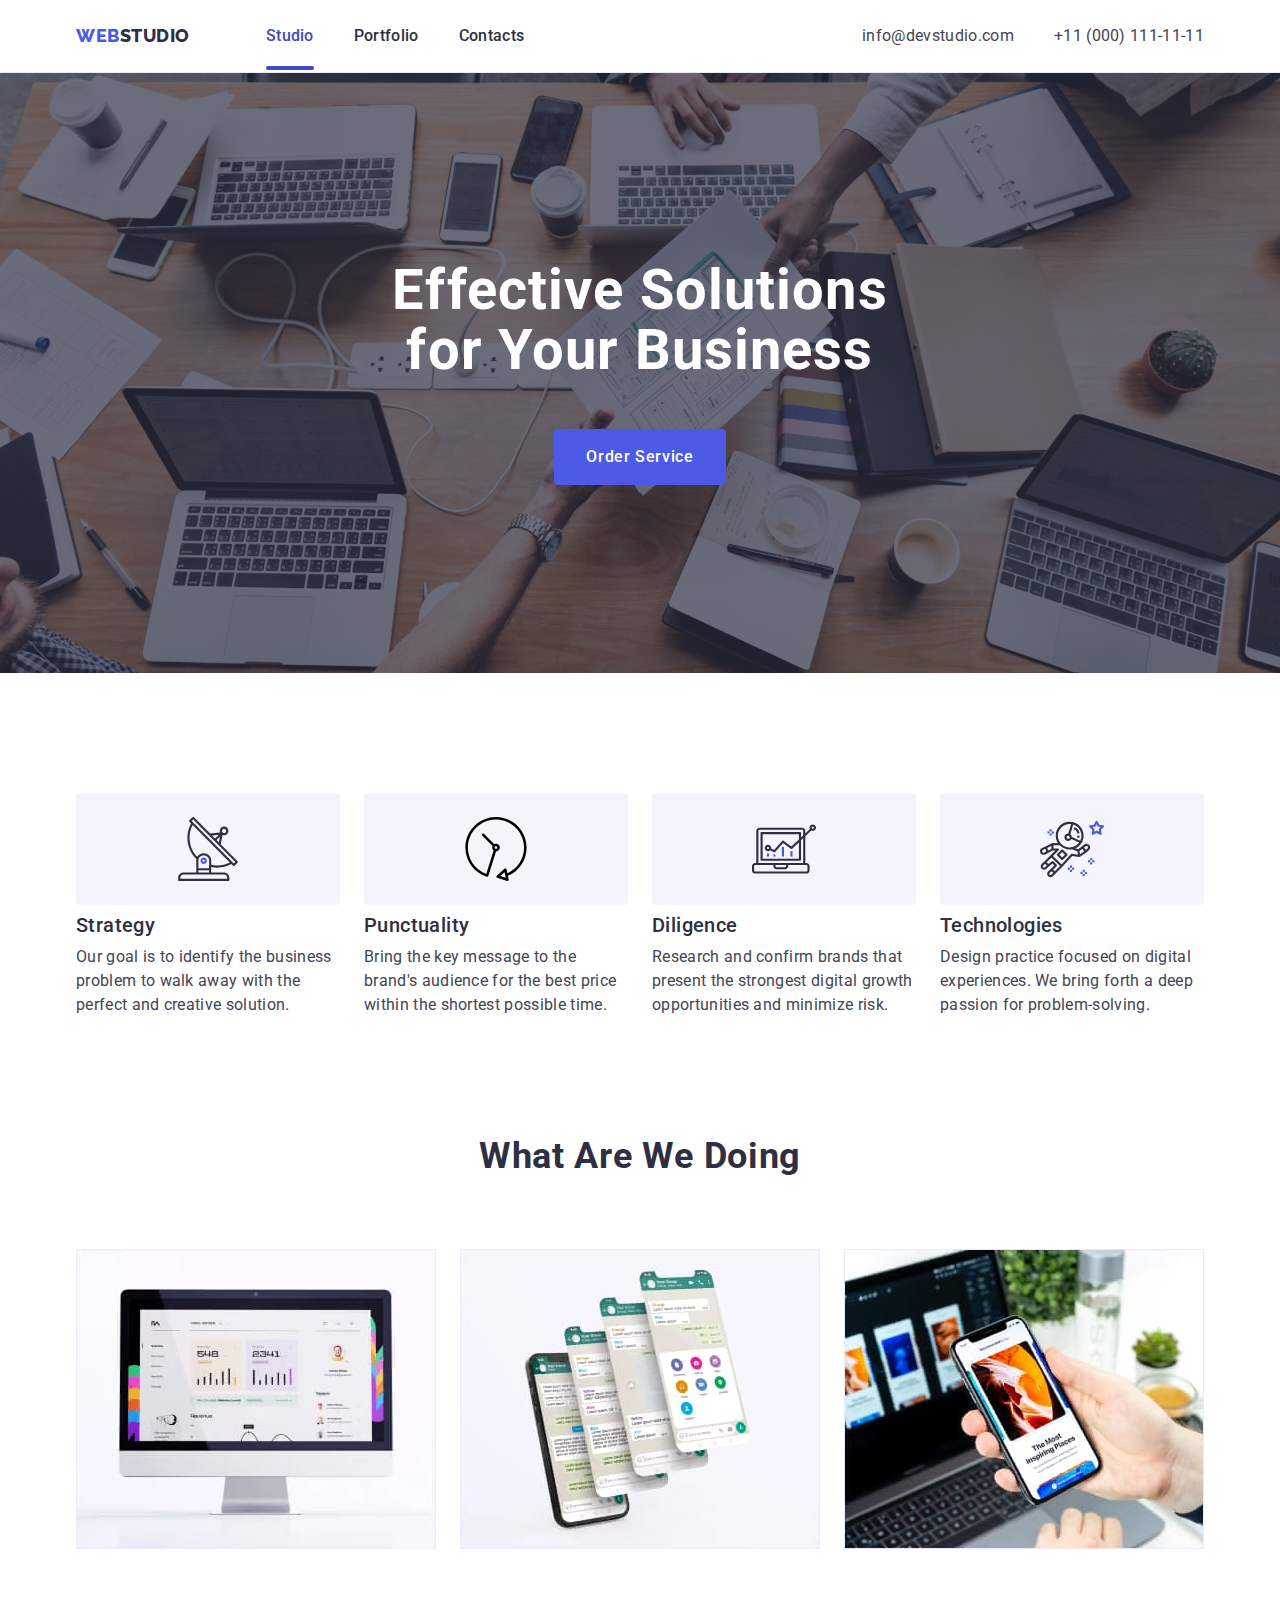
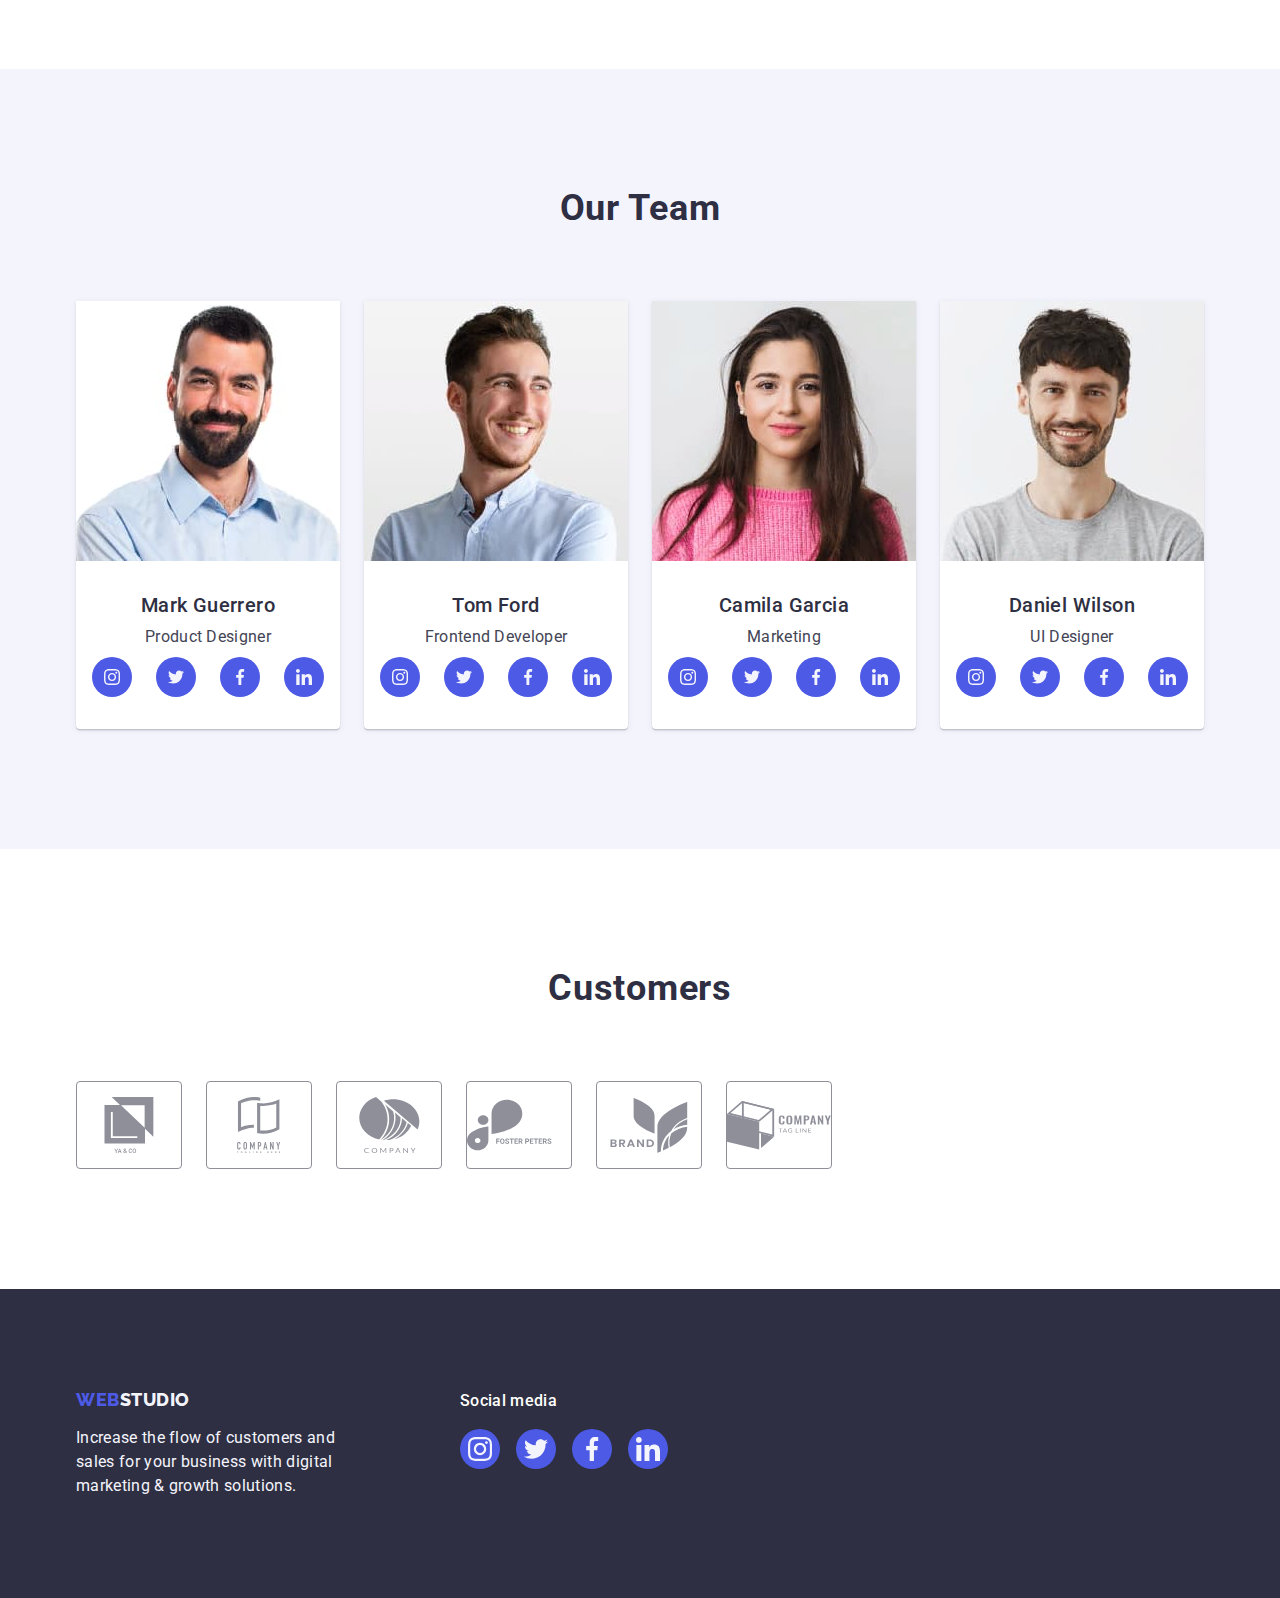
<file: index.html>
<!DOCTYPE html>
<html lang="en">
  <head>
    <meta charset="UTF-8" />
    <meta http-equiv="X-UA-Compatible" content="IE=edge" />
    <meta name="viewport" content="width=device-width, initial-scale=1.0" />

    <title>Studio</title>
    <link
      rel="stylesheet"
      href="https://cdnjs.cloudflare.com/ajax/libs/modern-normalize/1.1.0/modern-normalize.min.css"
    />
    <link rel="preconnect" href="https://fonts.googleapis.com" />
    <link rel="preconnect" href="https://fonts.gstatic.com" crossorigin />
    <link
      href="https://fonts.googleapis.com/css2?family=Raleway:wght@800&family=Roboto:wght@400;500;700&display=swap"
      rel="stylesheet"
    />
    <link rel="stylesheet" href="./css/styles.css" />
  </head>
  <body>
    <header class="main-header">
      <div class="container header-container">
        <nav class="navigation">
          <a class="logotype link" href="./index.html">
            Web<span class="logo-second">Studio</span>
          </a>
          <ul class="menu list">
            <li class="menu-item">
              <a class="menu-link menu-link-hover-st link" href="./index.html">Studio</a>
            </li>
            <li class="menu-item">
              <a class="menu-link link" href="./portfolio.html">Portfolio</a>
            </li>
            <li class="menu-item">
              <a class="menu-link link" href="">Contacts</a>
            </li>
          </ul>
        </nav>
        <address class="menu-contacts">
          <ul class="contact-list list">
            <li>
              <a
                class="menu-contacts-item link"
                href="mailto:info@devstudio.com"
                >info@devstudio.com</a
              >
            </li>
            <li>
              <a class="menu-contacts-item link" href="tel:+110001111111"
                >+11 (000) 111-11-11</a
              >
            </li>
          </ul>
        </address>
      </div>
    </header>
    <main>
      <section class="hero">
        <div class="container">
          <h1 class="hero-title">Effective Solutions for Your Business</h1>
          <button class="order-button" type="button" data-modal-open>Order Service</button>
        </div>
      </section>
      <section class="advantages">
        <div class="container">
          <h2 class="section-title" hidden>Our Advantages</h2>
          <ul class="list adv-list">
            <li class="adv-item">
              <div class="adv-item-icon-bg">
                <svg
                  class="adv-item-icon"
                  aria-label="Antenna Icon"
                  width="64"
                  height="64"
                >
                  <use href="./images/icons.svg#icon-antenna"></use>
                </svg>
              </div>
              <h3 class="item-title">Strategy</h3>
              <p class="description">
                Our goal is to identify the business problem to walk away with
                the perfect and creative solution.
              </p>
            </li>
            <li class="adv-item">
              <div class="adv-item-icon-bg">
                <svg
                  class="adv-item-icon"
                  aria-label="Antenna Icon"
                  width="64"
                  height="64"
                >
                  <use href="./images/icons.svg#icon-vector"></use>
                </svg>
              </div>
              <h3 class="item-title">Punctuality</h3>
              <p class="description">
                Bring the key message to the brand's audience for the best price
                within the shortest possible time.
              </p>
            </li>
            <li class="adv-item">
              <div class="adv-item-icon-bg">
                <svg
                  class="adv-item-icon"
                  aria-label="Antenna Icon"
                  width="64"
                  height="64"
                >
                  <use href="./images/icons.svg#icon-diagram"></use>
                </svg>
              </div>
              <h3 class="item-title">Diligence</h3>
              <p class="description">
                Research and confirm brands that present the strongest digital
                growth opportunities and minimize risk.
              </p>
            </li>
            <li class="adv-item">
              <div class="adv-item-icon-bg">
                <svg
                  class="adv-item-icon"
                  aria-label="Antenna Icon"
                  width="64"
                  height="64"
                >
                  <use href="./images/icons.svg#icon-astronaut"></use>
                </svg>
              </div>
              <h3 class="item-title">Technologies</h3>
              <p class="description">
                Design practice focused on digital experiences. We bring forth a
                deep passion for problem-solving.
              </p>
            </li>
          </ul>
        </div>
      </section>
      <section class="projects">
        <div class="container">
          <h2 class="section-title project-title">What are we doing</h2>
          <ul class="project-list list">
            <li class="project-item">
              <img
                src="./images/galery/monitor.jpg"
                alt="monitor"
                width="360"
                height="300"
              />
            </li>
            <li class="project-item">
              <img
                src="./images/galery/smartphons.jpg"
                alt="smartphons"
                width="360"
                height="300"
              />
            </li>
            <li class="project-item">
              <img
                src="./images/galery/laptop.jpg"
                alt="laptop"
                width="360"
                height="300"
              />
            </li>
          </ul>
        </div>
      </section>
      <section class="our-team">
        <div class="container">
          <h2 class="section-title">Our Team</h2>
          <ul class="team-list list">
            <li class="our-team-item">
              <img
                class="team-list-item"
                src="./images/team/mark-guerrero.jpg"
                alt="Mark Guerrero"
                width="264"
                height="260"
              />
              <div class="name-prof">
                <h3 class="item-title name">Mark Guerrero</h3>
                <p class="description profession">Product Designer</p>

                <ul class="social-list list">
                  <li class="social-list-item">
                    <a href="" class="social-list-link">
                      <svg
                        class="social-list-icon"
                        aria-label="Instagram Icon"
                        width="16"
                        height="16"
                      >
                        <use href="./images/icons.svg#icon-instagram"></use>
                      </svg>
                    </a>
                  </li>
                  <li class="social-list-item">
                    <a href="" class="social-list-link">
                      <svg
                        class="social-list-icon"
                        aria-label="Twitter Icon"
                        width="16"
                        height="16"
                      >
                        <use href="./images/icons.svg#icon-twitter"></use>
                      </svg>
                    </a>
                  </li>
                  <li class="social-list-item">
                    <a href="" class="social-list-link">
                      <svg
                        class="social-list-icon"
                        aria-label="Facebook Icon"
                        width="16"
                        height="16"
                      >
                        <use href="./images/icons.svg#icon-facebook"></use>
                      </svg>
                    </a>
                  </li>
                  <li class="social-list-item">
                    <a href="" class="social-list-link">
                      <svg
                        class="social-list-icon"
                        aria-label="Linkedin Icon"
                        width="16"
                        height="16"
                      >
                        <use href="./images/icons.svg#icon-linkedin"></use>
                      </svg>
                    </a>
                  </li>
                </ul>
              </div>
            </li>
            <li class="our-team-item">
              <img
                src="./images/team/tom-ford.jpg"
                alt="Tom Ford"
                width="264"
                height="260"
              />
              <div class="name-prof">
                <h3 class="item-title name">Tom Ford</h3>
                <p class="description profession">Frontend Developer</p>

                <ul class="social-list list">
                  <li class="social-list-item">
                    <a href="" class="social-list-link">
                      <svg
                        class="social-list-icon"
                        aria-label="Instagram Icon"
                        width="16"
                        height="16"
                      >
                        <use href="./images/icons.svg#icon-instagram"></use>
                      </svg>
                    </a>
                  </li>
                  <li class="social-list-item">
                    <a href="" class="social-list-link">
                      <svg
                        class="social-list-icon"
                        aria-label="Twitter Icon"
                        width="16"
                        height="16"
                      >
                        <use href="./images/icons.svg#icon-twitter"></use>
                      </svg>
                    </a>
                  </li>
                  <li class="social-list-item">
                    <a href="" class="social-list-link">
                      <svg
                        class="social-list-icon"
                        aria-label="Facebook Icon"
                        width="16"
                        height="16"
                      >
                        <use href="./images/icons.svg#icon-facebook"></use>
                      </svg>
                    </a>
                  </li>
                  <li class="social-list-item">
                    <a href="" class="social-list-link">
                      <svg
                        class="social-list-icon"
                        aria-label="Linkedin Icon"
                        width="16"
                        height="16"
                      >
                        <use href="./images/icons.svg#icon-linkedin"></use>
                      </svg>
                    </a>
                  </li>
                </ul>
              </div>
            </li>
            <li class="our-team-item">
              <img
                src="./images/team/camila-garcia.jpg"
                alt="Camila Garcia"
                width="264"
                height="260"
              />
              <div class="name-prof">
                <h3 class="item-title name">Camila Garcia</h3>
                <p class="description profession">Marketing</p>

                <ul class="social-list list">
                  <li class="social-list-item">
                    <a href="" class="social-list-link">
                      <svg
                        class="social-list-icon"
                        aria-label="Instagram Icon"
                        width="16"
                        height="16"
                      >
                        <use href="./images/icons.svg#icon-instagram"></use>
                      </svg>
                    </a>
                  </li>
                  <li class="social-list-item">
                    <a href="" class="social-list-link">
                      <svg
                        class="social-list-icon"
                        aria-label="Twitter Icon"
                        width="16"
                        height="16"
                      >
                        <use href="./images/icons.svg#icon-twitter"></use>
                      </svg>
                    </a>
                  </li>
                  <li class="social-list-item">
                    <a href="" class="social-list-link">
                      <svg
                        class="social-list-icon"
                        aria-label="Facebook Icon"
                        width="16"
                        height="16"
                      >
                        <use href="./images/icons.svg#icon-facebook"></use>
                      </svg>
                    </a>
                  </li>
                  <li class="social-list-item">
                    <a href="" class="social-list-link">
                      <svg
                        class="social-list-icon"
                        aria-label="Linkedin Icon"
                        width="16"
                        height="16"
                      >
                        <use href="./images/icons.svg#icon-linkedin"></use>
                      </svg>
                    </a>
                  </li>
                </ul>
              </div>
            </li>
            <li class="our-team-item">
              <img
                src="./images/team/daniel-wilson.jpg"
                alt="Daniel Wilson"
                width="264"
                height="260"
              />
              <div class="name-prof">
                <h3 class="item-title name">Daniel Wilson</h3>
                <p class="description profession">UI Designer</p>

                <ul class="social-list list">
                  <li class="social-list-item">
                    <a href="" class="social-list-link">
                      <svg
                        class="social-list-icon"
                        aria-label="Instagram Icon"
                        width="16"
                        height="16"
                      >
                        <use href="./images/icons.svg#icon-instagram"></use>
                      </svg>
                    </a>
                  </li>
                  <li class="social-list-item">
                    <a href="" class="social-list-link">
                      <svg
                        class="social-list-icon"
                        aria-label="Twitter Icon"
                        width="16"
                        height="16"
                      >
                        <use href="./images/icons.svg#icon-twitter"></use>
                      </svg>
                    </a>
                  </li>
                  <li class="social-list-item">
                    <a href="" class="social-list-link">
                      <svg
                        class="social-list-icon"
                        aria-label="Facebook Icon"
                        width="16"
                        height="16"
                      >
                        <use href="./images/icons.svg#icon-facebook"></use>
                      </svg>
                    </a>
                  </li>
                  <li class="social-list-item">
                    <a href="" class="social-list-link">
                      <svg
                        class="social-list-icon"
                        aria-label="Linkedin Icon"
                        width="16"
                        height="16"
                      >
                        <use href="./images/icons.svg#icon-linkedin"></use>
                      </svg>
                    </a>
                  </li>
                </ul>
              </div>
            </li>
          </ul>
        </div>
      </section>
      <section class="customer-section">
        <div class="container customer-container">
          <h2 class="section-title customer-title">Customers</h2>
          <ul class="customer-list list">
            <li class="customer-list-item">
              <a href="" class="customer-list-link link">
                <svg
                  class="customer-list-icon"
                  aria-label=""
                  width="104"
                  height="56"
                >
                  <use href="./images/icons.svg#icon-group-1"></use>
                </svg>
              </a>
            </li>
            <li class="customer-list-item">
              <a href="" class="customer-list-link link">
                <svg
                  class="customer-list-icon"
                  aria-label=""
                  width="104"
                  height="56"
                >
                  <use href="./images/icons.svg#icon-group-2"></use>
                </svg>
              </a>
            </li>
            <li class="customer-list-item">
              <a href="" class="customer-list-link link">
                <svg
                  class="customer-list-icon"
                  aria-label=""
                  width="104"
                  height="56"
                >
                  <use href="./images/icons.svg#icon-group-3"></use>
                </svg>
              </a>
            </li>
            <li class="customer-list-item">
              <a href="" class="customer-list-link link">
                <svg
                  class="customer-list-icon"
                  aria-label=""
                  width="104"
                  height="56"
                >
                  <use href="./images/icons.svg#icon-group-4"></use>
                </svg>
              </a>
            </li>
            <li class="customer-list-item">
              <a href="" class="customer-list-link link">
                <svg
                  class="customer-list-icon"
                  aria-label=""
                  width="104"
                  height="56"
                >
                  <use href="./images/icons.svg#icon-group-5"></use>
                </svg>
              </a>
            </li>
            <li class="customer-list-item">
              <a href="" class="customer-list-link link">
                <svg
                  class="customer-list-icon"
                  aria-label=""
                  width="104"
                  height="56"
                >
                  <use href="./images/icons.svg#icon-group-6"></use>
                </svg>
              </a>
            </li>
          </ul>
        </div>
      </section>
    </main>
    <footer class="underside">
      <div class="container underside-container">
        <div class="advertising-slogan">
          <a class="logotype link lower-logo" href="./index.html"
            >Web<span class="logo-second-underside">Studio</span>
          </a>
          <p class="underside-desc">
            Increase the flow of customers and sales for your business with
            digital marketing & growth solutions.
          </p>
        </div>
        <div class="social-media">
          <p class="sm-title">Social media</p>
          <ul class="social-list-us list">
            <li class="social-list-item">
              <a href="" class="social-list-link social-list-link-us">
                <svg
                  class="social-list-icon"
                  aria-label="Instagram Icon"
                  width="24"
                  height="24"
                >
                  <use href="./images/icons.svg#icon-instagram"></use>
                </svg>
              </a>
            </li>
            <li class="social-list-item">
              <a href="" class="social-list-link social-list-link-us">
                <svg
                  class="social-list-icon"
                  aria-label="Twitter Icon"
                  width="24"
                  height="24"
                >
                  <use href="./images/icons.svg#icon-twitter"></use>
                </svg>
              </a>
            </li>
            <li class="social-list-item">
              <a href="" class="social-list-link social-list-link-us">
                <svg
                  class="social-list-icon"
                  aria-label="Facebook Icon"
                  width="24"
                  height="24"
                >
                  <use href="./images/icons.svg#icon-facebook"></use>
                </svg>
              </a>
            </li>
            <li class="social-list-item">
              <a href="" class="social-list-link social-list-link-us">
                <svg
                  class="social-list-icon"
                  aria-label="Linkedin Icon"
                  width="24"
                  height="24"
                >
                  <use href="./images/icons.svg#icon-linkedin"></use>
                </svg>
              </a>
            </li>
          </ul>
        </div>
      </div>
    </footer>
    <div class="backdrop is-hidden" data-modal>
    <div class="modal">
      <button type="button" class="modal-close-btn" data-modal-close>
        <svg class="modal-close-icon" width="8" height="8">
          <use href="./images/icons.svg#icon-close"></use>
        </svg>
      </button>
    </div>
    </div>
    <script src="./js/modal.js"></script>
  </body>
</html>
</file>
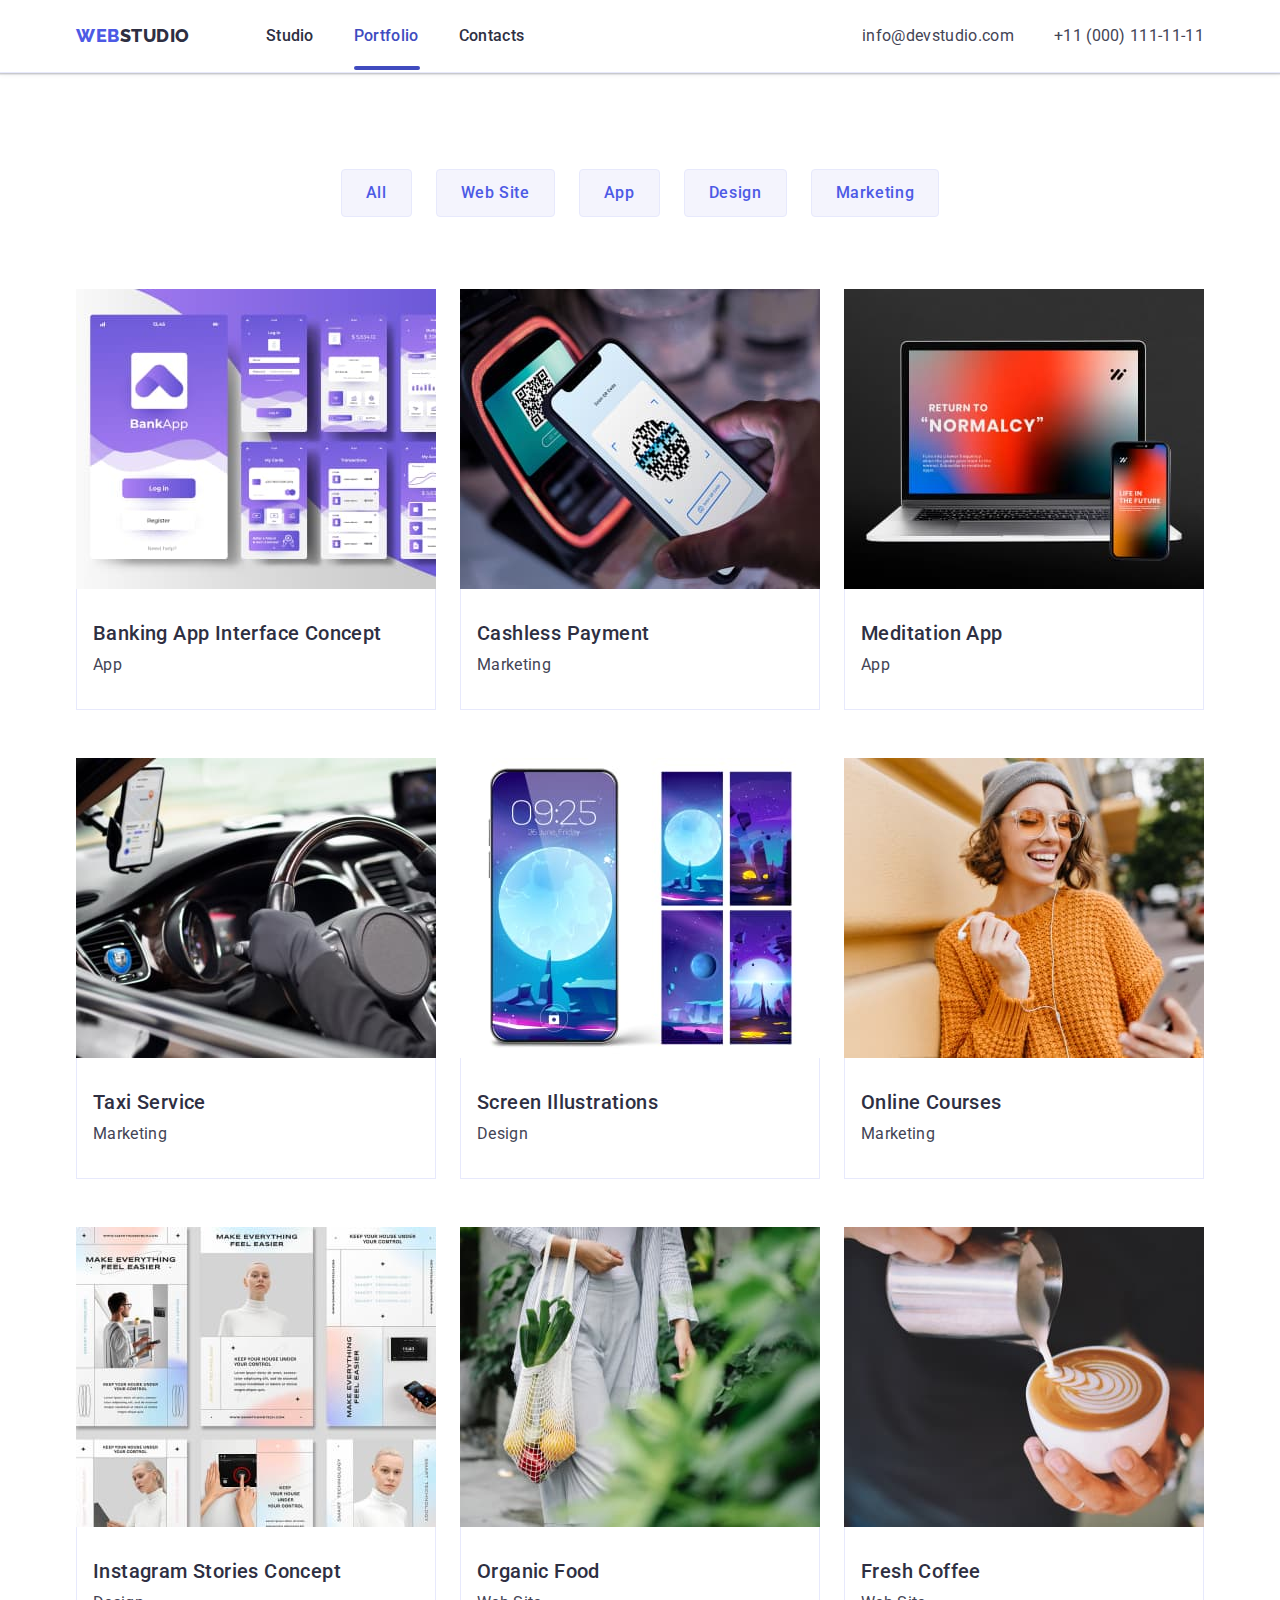
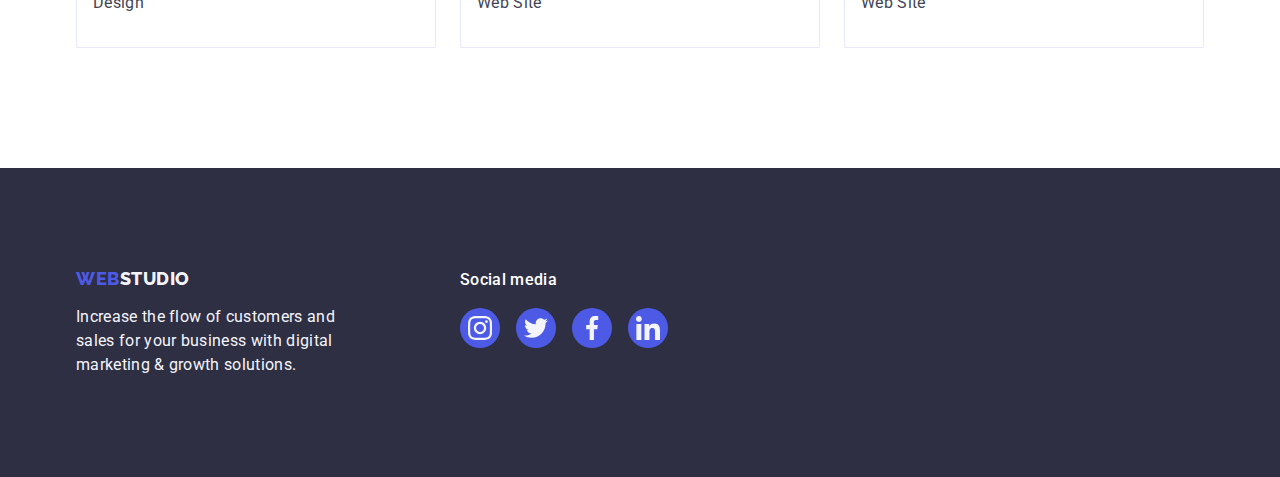
<file: portfolio.html>
<!DOCTYPE html>
<html lang="en">
  <head>
    <meta charset="UTF-8" />
    <meta http-equiv="X-UA-Compatible" content="IE=edge" />
    <meta name="viewport" content="width=device-width, initial-scale=1.0" />

    <title>Portfolio</title>
    <link
      rel="stylesheet"
      href="https://cdnjs.cloudflare.com/ajax/libs/modern-normalize/1.1.0/modern-normalize.min.css"
    />
    <link rel="preconnect" href="https://fonts.googleapis.com" />
    <link rel="preconnect" href="https://fonts.gstatic.com" crossorigin />
    <link
      href="https://fonts.googleapis.com/css2?family=Raleway:wght@800&family=Roboto:wght@400;500;700&display=swap"
      rel="stylesheet"
    />
    <link rel="stylesheet" href="./css/styles.css" />
  </head>
  <body>
    <header class="main-header">
      <div class="container header-container">
        <nav class="navigation">
          <a class="logotype link" href="./index.html">
            Web<span class="logo-second">Studio</span>
          </a>
          <ul class="menu list">
            <li class="menu-item">
              <a class="menu-link link menu-link-line" href="./index.html">Studio</a>
            </li>
            <li class="menu-item">
              <a class="menu-link menu-link-hover-pf link" href="./portfolio.html">Portfolio</a>
            </li>
            <li class="menu-item">
              <a class="menu-link link" href="">Contacts</a>
            </li>
          </ul>
        </nav>
        <address class="menu-contacts">
          <ul class="contact-list list">
            <li>
              <a
                class="menu-contacts-item link"
                href="mailto:info@devstudio.com"
                >info@devstudio.com</a
              >
            </li>
            <li>
              <a class="menu-contacts-item link" href="tel:+110001111111"
                >+11 (000) 111-11-11</a
              >
            </li>
          </ul>
        </address>
      </div>
    </header>
    <main>
      <section class="section-button">
        <div class="container button-container">
          <h1 hidden>Filter button</h1>
          <ul class="button-list list">
            <li><button class="filter-button" type="button">All</button></li>
            <li>
              <button class="filter-button" type="button">Web Site</button>
            </li>
            <li><button class="filter-button" type="button">App</button></li>
            <li><button class="filter-button" type="button">Design</button></li>
            <li>
              <button class="filter-button" type="button">Marketing</button>
            </li>
          </ul>
          <ul class="works-list list">
            <li class="work-item">
              <a
                class="work-list-link link"
                href="images/portfolio/bank-app.jpg"
              >
              <div class="work-list-img-wrapper">
                <img
                  src="./images/portfolio/bank-app.jpg"
                  alt="Banking App Interface Concept"
                  width="360"
                  height="300"
                />
                <p class="overlay">14 Stylish and User-Friendly App Design Concepts · Task Manager App · Calorie Tracker App · Exotic Fruit Ecommerce App ·
                Cloud Storage App</p>
                </div>
                <div class="appl-category">
                  <h2 class="item-title">Banking App Interface Concept</h2>
                  <p class="description">App</p>
                </div></a
              >
            </li>
            <li class="work-item">
              <a
                class="work-list-link link"
                href="./images/portfolio/qr-kod.jpg"
              >
              <div class="work-list-img-wrapper">
                <img
                  src="./images/portfolio/qr-kod.jpg"
                  alt="Cashless Payment"
                  width="360"
                  height="300"
                />
                <p class="overlay">14 Stylish and User-Friendly App Design Concepts · Task Manager App · Calorie Tracker App · Exotic
                  Fruit Ecommerce App ·
                  Cloud Storage App</p>
                </div>
                <div class="appl-category">
                  <h2 class="item-title">Cashless Payment</h2>
                  <p class="description">Marketing</p>
                </div></a
              >
            </li>
            <li class="work-item">
              <a
                class="work-list-link link"
                href="./images/portfolio/laptop.jpg"
              >
              <div class="work-list-img-wrapper">
                <img
                  src="./images/portfolio/laptop.jpg"
                  alt="Meditation App"
                  width="360"
                  height="300"
                />
                <p class="overlay">14 Stylish and User-Friendly App Design Concepts · Task Manager App · Calorie Tracker App · Exotic
                  Fruit Ecommerce App ·
                  Cloud Storage App</p>
                </div>
                <div class="appl-category">
                  <h2 class="item-title">Meditation App</h2>
                  <p class="description">App</p>
                </div></a
              >
            </li>
            <li class="work-item">
              <a
                class="work-list-link link"
                href="./images/portfolio/car-cab.jpg"
              >
              <div class="work-list-img-wrapper">
                <img
                  src="./images/portfolio/car-cab.jpg"
                  alt="Taxi Service"
                  width="360"
                  height="300"
                />
                <p class="overlay">14 Stylish and User-Friendly App Design Concepts · Task Manager App · Calorie Tracker App · Exotic
                  Fruit Ecommerce App ·
                  Cloud Storage App</p>
                </div>
                <div class="appl-category">
                  <h2 class="item-title">Taxi Service</h2>
                  <p class="description">Marketing</p>
                </div></a
              >
            </li>
            <li class="work-item">
              <a
                class="work-list-link link"
                href="./images/portfolio/wallpapers.jpg"
              >
              <div class="work-list-img-wrapper">
                <img
                  src="./images/portfolio/wallpapers.jpg"
                  alt="Screen Illustrations"
                  width="360"
                  height="300"
                />
                <p class="overlay">14 Stylish and User-Friendly App Design Concepts · Task Manager App · Calorie Tracker App · Exotic
                  Fruit Ecommerce App ·
                  Cloud Storage App</p>
                </div>
                <div class="appl-category">
                  <h2 class="item-title">Screen Illustrations</h2>
                  <p class="description">Design</p>
                </div></a
              >
            </li>
            <li class="work-item">
              <a class="work-list-link link" 
              href="./images/portfolio/girl.jpg">
              <div class="work-list-img-wrapper">
                <img
                  src="./images/portfolio/girl.jpg"
                  alt="Girl"
                  width="360"
                  height="300"
                />
                <p class="overlay">14 Stylish and User-Friendly App Design Concepts · Task Manager App · Calorie Tracker App · Exotic
                  Fruit Ecommerce App ·
                  Cloud Storage App</p>
                </div>
                <div class="appl-category">
                  <h2 class="item-title">Online Courses</h2>
                  <p class="description">Marketing</p>
                </div></a
              >
            </li>
            <li class="work-item">
              <a
                class="work-list-link link"
                href="./images/portfolio/instagram.jpg"
              >
              <div class="work-list-img-wrapper">
                <img
                  src="./images/portfolio/instagram.jpg"
                  alt="Instagram Stories"
                  width="360"
                  height="300"
                />
                <p class="overlay">14 Stylish and User-Friendly App Design Concepts · Task Manager App · Calorie Tracker App · Exotic
                  Fruit Ecommerce App ·
                  Cloud Storage App</p>
                </div>
                <div class="appl-category">
                  <h2 class="item-title">Instagram Stories Concept</h2>
                  <p class="description">Design</p>
                </div></a
              >
            </li>
            <li class="work-item">
              <a class="work-list-link link" 
              href="./images/portfolio/bag.jpg">
              <div class="work-list-img-wrapper">
                <img
                  src="./images/portfolio/bag.jpg"
                  alt="Bag"
                  width="360"
                  height="300"
                />
                <p class="overlay">14 Stylish and User-Friendly App Design Concepts · Task Manager App · Calorie Tracker App · Exotic
                  Fruit Ecommerce App ·
                  Cloud Storage App</p>
                </div>
                <div class="appl-category">
                  <h2 class="item-title">Organic Food</h2>
                  <p class="description">Web Site</p>
                </div></a
              >
            </li>
            <li class="work-item">
              <a
                class="work-list-link link"
                href="./images/portfolio/coffe.jpg"
              >
              <div class="work-list-img-wrapper">
                <img
                  src="./images/portfolio/coffe.jpg"
                  alt="coffee"
                  width="360"
                  height="300"
                />
                <p class="overlay">14 Stylish and User-Friendly App Design Concepts · Task Manager App · Calorie Tracker App · Exotic
                  Fruit Ecommerce App ·
                  Cloud Storage App</p>
                </div>
                <div class="appl-category">
                  <h2 class="item-title">Fresh Coffee</h2>
                  <p class="description type-work">Web Site</p>
                </div></a
              >
            </li>
          </ul>
        </div>
      </section>
    </main>
    <footer class="underside">
      <div class="container underside-container">
        <div class="advertising-slogan">
          <a class="logotype link lower-logo" href="./index.html"
            >Web<span class="logo-second-underside">Studio</span>
          </a>
          <p class="underside-desc">
            Increase the flow of customers and sales for your business with
            digital marketing & growth solutions.
          </p>
        </div>
        <div class="social-media">
          <p class="sm-title">Social media</p>
          <ul class="social-list-us list">
            <li class="social-list-item">
              <a href="" class="social-list-link social-list-link-us">
                <svg
                  class="social-list-icon"
                  aria-label="Instagram Icon"
                  width="24"
                  height="24"
                >
                  <use href="./images/icons.svg#icon-instagram"></use>
                </svg>
              </a>
            </li>
            <li class="social-list-item">
              <a href="" class="social-list-link social-list-link-us">
                <svg
                  class="social-list-icon"
                  aria-label="Twitter Icon"
                  width="24"
                  height="24"
                >
                  <use href="./images/icons.svg#icon-twitter"></use>
                </svg>
              </a>
            </li>
            <li class="social-list-item">
              <a href="" class="social-list-link social-list-link-us">
                <svg
                  class="social-list-icon"
                  aria-label="Facebook Icon"
                  width="24"
                  height="24"
                >
                  <use href="./images/icons.svg#icon-facebook"></use>
                </svg>
              </a>
            </li>
            <li class="social-list-item">
              <a href="" class="social-list-link social-list-link-us">
                <svg
                  class="social-list-icon"
                  aria-label="Linkedin Icon"
                  width="24"
                  height="24"
                >
                  <use href="./images/icons.svg#icon-linkedin"></use>
                </svg>
              </a>
            </li>
          </ul>
        </div>
      </div>
    </footer>
  </body>
</html>
</file>
<file: css/styles.css>
.list {
  list-style: none;
}
.link {
  text-decoration: none;
}
h1,
h2,
h3,
p {
  margin-top: 0;
  margin-bottom: 0;
}
ul,
ol {
  margin-top: 0;
  margin-bottom: 0;
  padding: 0;
}
button {
  cursor: pointer;
}
img {
  display: block;
}
body {
  font-family: 'Roboto', sans-serif;
  color: #434455;
  background-color: var(--background-color);
}
.container {
  width: 1158px;
  margin-left: auto;
  margin-right: auto;
  padding: 0 15px;
}
:root {
  --maim-color-text: #2e2f42;
  --accent-color-text: #4d5ae5;
  --background-color: #ffffff;
  --color-text-contact: #434455;
  --border-button: #e7e9fc;
  --border-icon: #8e8f99;
  --color-icon: #f4f4fd;
}

.section-title {
  font-weight: 700;
  font-size: 36px;
  line-height: 1.11;
  text-align: center;
  letter-spacing: 0.02em;
  text-transform: capitalize;
  color: var(--maim-color-text);
}
.item-title {
  font-weight: 500;
  font-size: 20px;
  line-height: 1.2;
  letter-spacing: 0.02em;
  margin-bottom: 8px;
  color: var(--maim-color-text);
}
.description {
  font-size: 16px;
  line-height: 1.5;
  letter-spacing: 0.02em;
  color: #434455;
}

/* Logo*/
.logotype {
  margin-right: 76px;
  font-family: 'Raleway', sans-serif;
  font-weight: 800;
  font-size: 18px;
  line-height: 1.17;
  display: flex;
  align-items: center;
  letter-spacing: 0.03em;
  text-transform: uppercase;
  color: #4d5ae5;
}
.logo-second {
  color: #2e2f42;
}
.logo-second-underside {
  color: #f4f4fd;
}
/*Header*/
.main-header {
  border-bottom: 1px solid #e7e9fc;
  padding-top: 24px;
  padding-bottom: 24px;
  box-shadow: 0px 2px 1px rgba(46, 47, 66, 0.08),
    0px 1px 1px rgba(46, 47, 66, 0.16), 0px 1px 6px rgba(46, 47, 66, 0.08);
}
.header-container {
  display: flex;
  align-items: center;
}
.navigation {
  display: flex;
  align-items: center;
}
.menu {
  display: flex;
  gap: 40px;
}
.menu-link {
  position: relative;
  padding: 24px 0;
  font-weight: 500;
  font-size: 16px;
  line-height: 1.5;
  letter-spacing: 0.02em;
  color: var(--maim-color-text);
  transition: color 250ms cubic-bezier(0.4, 0, 0.2, 1);
}
.menu-link-hover-st {
  color: #404bbf;
}
.menu-link-hover-st::after {
  content: '';
  position: absolute;
  left: 0;
  bottom: -1px;
  display: block;
  width: 48px;
  height: 4px;
  border-radius: 2px;
  margin-left: auto;
  margin-right: auto;
  background-color: #404bbf;
}
.menu-link-hover-pf {
  color: #404bbf;
}
.menu-link-hover-pf::after {
  position: absolute;
  content: '';
  display: block;
  left: 0;
  bottom: -1px;
  width: 66px;
  height: 4px;
  border-radius: 2px;
  margin-left: auto;
  margin-right: auto;
  background-color: #404bbf;
}
.menu-link:hover,
.menu-link:focus {
  color: #404bbf;
  text-decoration: none;
}
.menu-contacts {
  font-style: normal;
  margin-left: auto;
}

.contact-list {
  display: flex;
  align-items: center;
  gap: 40px;
}
.menu-contacts-item {
  font-style: normal;
  font-weight: 400;
  font-size: 16px;
  line-height: 1.5;
  letter-spacing: 0.02em;
  color: var(--color-text-contact);
  transition: color 250ms cubic-bezier(0.4, 0, 0.2, 1);
}
.menu-contacts-item:hover,
.menu-contacts-item:focus {
  color: #404bbf;
}
.menu-link-line::after {
  content: ____________;
  color: #404bbf;
}
/*--------Hero-------------*/
.order-button {
  min-width: 169px;
  padding: 16px 32px;
  margin: 0 auto;
  display: block;
  border-radius: 4px;
  border: 0;
  font-family: 'Roboto', sans-serif;
  font-weight: 500;
  font-size: 16px;
  line-height: 1.5;
  align-items: center;
  letter-spacing: 0.04em;
  color: #ffffff;
  background-color: #4d5ae5;
  transition: background-color 250ms cubic-bezier(0.4, 0, 0.2, 1);
}
.order-button:hover,
.order-button:focus {
  background-color: #404bbf;
}

.hero-title {
  max-width: 496px;
  height: 120px;
  margin-left: auto;
  margin-right: auto;
  margin-bottom: 48px;
  font-weight: 700;
  font-size: 56px;
  line-height: 1.07;
  text-align: center;
  letter-spacing: 0.02em;
  color: #ffffff;
}
.hero {
  max-width: 1440px;
  margin-left: auto;
  margin-right: auto;
  padding-top: 188px;
  padding-bottom: 188px;
  background-color: #2e2f42;
  background-image: linear-gradient(
      rgba(46, 47, 66, 0.7),
      rgba(46, 47, 66, 0.7)
    ),
    url('../images/people-office.jpg');
  background-repeat: no-repeat;
  background-size: cover;
  background-position: center;
}

/*-------Advantages---------*/
.advantages {
  padding-top: 120px;
  padding-bottom: 120px;
}
.adv-list {
  display: flex;
  align-items: center;
  gap: 24px;
}
.adv-item {
  width: 264px;
  height: 224px;
}
.adv-item-icon-bg {
  display: flex;
  align-items: center;
  justify-content: center;
  width: 264px;
  height: 112px;
  padding: 24px 100px;
  border-radius: 4px;
  background-color: #f4f4fd;
  margin-bottom: 8px;
}
.adv-item-icon {
  display: block;
}
/*------What are we doing---------*/
.projects {
  padding-bottom: 120px;
}
.project-list {
  display: flex;
  align-items: center;
  gap: 24px;
}
.project-title {
  margin-bottom: 72px;
}
.project-item {
  width: calc((100% - 48px) / 3);
}

/*------Our team-------*/
.our-team {
  margin-left: auto;
  margin-right: auto;
  padding: 120px 0;
  background-color: #f4f4fd;
}
.section-title {
  margin-bottom: 72px;
}
.our-team-item {
  border-radius: 0px 0px 4px 4px;
  background-color: #ffffff;
  box-shadow: 0px 1px 6px rgba(46, 47, 66, 0.08),
    0px 1px 1px rgba(46, 47, 66, 0.16), 0px 2px 1px rgba(46, 47, 66, 0.08);
}
.name-prof {
  padding: 32px 0;
}
.team-list {
  display: flex;
  align-items: center;
  gap: 24px;
}
.name {
  text-align: center;
  margin-bottom: 8px;
}
.profession {
  text-align: center;
  margin-bottom: 8px;
}
.social-list {
  display: flex;
  justify-content: center;
  gap: 24px;
}
.social-list-icon {
  fill: var(--color-icon);
}
.social-list-item {
  width: 40px;
  height: 40px;
}
.social-list-link {
  display: flex;
  align-items: center;
  justify-content: center;
  height: 100%;
  border-radius: 50%;
  background-color: #4d5ae5;
  transition: background-color 250ms cubic-bezier(0.4, 0, 0.2, 1);
}
.social-list-link:hover,
.social-list-link:focus {
  background-color: #404bbf;
}
/*----------Customers------------*/
.customer-section {
  padding-top: 120px;
  padding-bottom: 120px;
}
.customer-title {
  line-height: 1.1;
  margin-bottom: 72px;
}
.customer-list {
  display: flex;
  align-items: center;
  gap: 24px;
}
.customer-list-item {
  width: calc((100%-120px) / 6);
  height: 88px;
}
.customer-list-link {
  display: flex;
  align-items: center;
  justify-content: center;
  width: 100%;
  height: 100%;
  border-radius: 4px;
  color: var(--border-icon);
  border: 1px solid #8e8f99;
  transition: border-color 250ms cubic-bezier(0.4, 0, 0.2, 1),
    color 250ms cubic-bezier(0.4, 0, 0.2, 1);
}
.customer-list-icon {
  fill: currentColor;
}
.customer-list-link:hover,
.customer-list-link:focus {
  color: #404bbf;
  border-color: #404bbf;
}
/*---------Portfolio filter button---------*/
.section-button {
  padding: 96px 0 120px;
}

.filter-button {
  height: 48px;
  padding: 12px 24px;
  font-family: 'Roboto', sans-serif;
  font-weight: 500;
  font-size: 16px;
  line-height: 1.5;
  letter-spacing: 0.04em;
  border: 1px solid var(--border-button);
  border-radius: 4px;
  display: flex;
  align-items: center;
  text-align: center;
  color: #4d5ae5;
  background-color: #f4f4fd;
  transition: color 250ms cubic-bezier(0.4, 0, 0.2, 1),
    background-color 250ms cubic-bezier(0.4, 0, 0.2, 1),
    border-color 250ms cubic-bezier(0.4, 0, 0.2, 1),
    box-shadow 250ms cubic-bezier(0.4, 0, 0.2, 1);
}
.filter-button:hover,
.filter-button:focus {
  border: 1px solid transparent;
  color: #ffffff;
  background-color: #404bbf;
  box-shadow: 0px 3px 1px rgba(0, 0, 0, 0.1), 0px 2px 1px rgba(0, 0, 0, 0.08),
    0px 2px 2px rgba(0, 0, 0, 0.12);
}
.button-list {
  display: flex;
  align-items: center;
  justify-content: center;
  margin-bottom: 72px;
  gap: 24px;
}

/*------Portfolio Works----------*/

.works-list {
  display: flex;
  align-items: center;
  flex-wrap: wrap;
  gap: 24px;
  row-gap: 48px;
}
.work-item {
  width: calc((100% - 48px) / 3);
}
.work-list-img-wrapper {
  position: relative;
  overflow: hidden;
}
.overlay {
  position: absolute;
  top: 0;
  left: 0;
  width: 100%;
  height: 100%;
  padding: 40px 32px;
  line-height: 1.5;
  letter-spacing: 0.02em;
  background-color: #4d5ae5;
  color: #f4f4fd;
  overflow: auto;
  transform: translateY(100%);
  transition: transform 250ms cubic-bezier(0.4, 0, 0.2, 1);
}
.work-list-link:hover .overlay,
.work-list-link:focus .overlay {
  transform: translateY(0%);
}
.appl-category {
  padding: 32px 16px;
  border: 1px solid #e7e9fc;
  border-top: none;
}
.work-list-link {
  display: block;
  transition: box-shadow 250ms cubic-bezier(0.4, 0, 0.2, 1);
}
.work-list-link:hover,
.work-list-link:focus {
  box-shadow: 0px 1px 6px rgba(46, 47, 66, 0.08),
    0px 1px 1px rgba(46, 47, 66, 0.16), 0px 2px 1px rgba(46, 47, 66, 0.08);
}
/*-------Footer--------*/
.underside {
  padding: 100px 0;
  background-color: #2e2f42;
}
.underside-desc {
  max-width: 264px;
  font-weight: 400;
  font-size: 16px;
  line-height: 1.5;
  letter-spacing: 0.02em;
  color: #f4f4fd;
}
.lower-logo {
  display: inline-block;
  margin-bottom: 16px;
}
.underside-container {
  display: flex;
  align-items: baseline;
}
.sm-title {
  font-weight: 500;
  font-size: 16px;
  line-height: 1.5;
  letter-spacing: 0.02em;
  color: #ffffff;
  margin-bottom: 16px;
}
.advertising-slogan {
  margin-right: 120px;
}
.social-list-link-us {
  transition: background-color 250ms cubic-bezier(0.4, 0, 0.2, 1);
}
.social-list-link-us:hover,
.social-list-link-us:focus {
  background-color: #31d0aa;
}
.social-list-us {
  display: flex;
  justify-content: center;
  gap: 16px;
}

.backdrop {
  position: fixed;
  top: 0;
  left: 0;
  width: 100%;
  height: 100%;
  background-color: rgba(46, 47, 66, 0.4);
  transition: opacity 250ms cubic-bezier(0.4, 0, 0.2, 1),
    visibility 250ms cubic-bezier(0.4, 0, 0.2, 1);
}
.modal {
  position: absolute;
  top: 50%;
  left: 50%;
  transform: translate(-50%, -50%);
  width: 408px;
  min-height: 584px;
  background: #fcfcfc;
  box-shadow: 0px 1px 1px rgba(0, 0, 0, 0.14), 0px 1px 3px rgba(0, 0, 0, 0.12),
    0px 2px 1px rgba(0, 0, 0, 0.2);
  border-radius: 4px;
  transition: transform 250ms cubic-bezier(0.4, 0, 0.2, 1);
}
.modal-close-btn {
  position: absolute;
  top: 24px;
  right: 24px;
  display: flex;
  align-items: center;
  justify-content: center;
  width: 24px;
  height: 24px;
  padding: 0;
  background-color: #e7e9fc;
  border: 1px solid rgba(0, 0, 0, 0.1);
  border-radius: 50%;
  transition: background-color 250ms cubic-bezier(0.4, 0, 0.2, 1),
    border 250ms cubic-bezier(0.4, 0, 0.2, 1);
}
.modal-close-btn:hover,
.modal-close-btn:focus {
  background-color: #404bbf;
  border: none;
}
.modal-close-icon {
  transition: fill 250ms cubic-bezier(0.4, 0, 0.2, 1);
}
.modal-close-btn:hover .modal-close-icon,
.modal-close-btn:focus .modal-close-icon {
  fill: #ffffff;
}
.is-hidden {
  opacity: 0;
  visibility: hidden;
  pointer-events: none;
}
</file>
